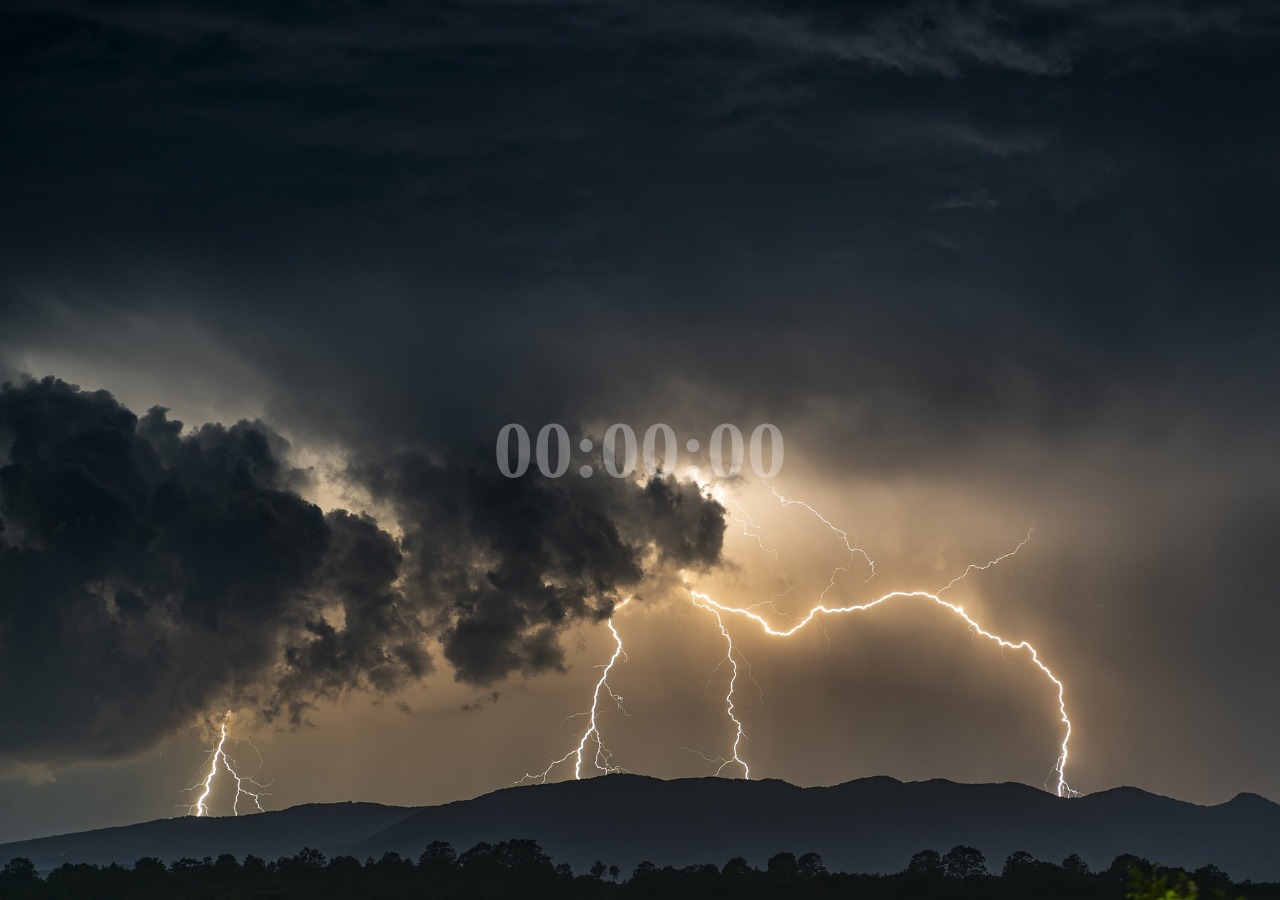
<file: index.html>
<!DOCTYPE html>
<html lang="en">
<head>
    <meta charset="UTF-8">
    <meta name="viewport" content="width=device-width, initial-scale=1.0">
    <link rel="stylesheet" href="clock.css">
    <title>Clock</title>
</head>
<body>
    <main class="main__container">
        <section class="section_clock__container">
            <div class="clock__container">
                <div id="hours" class="clock--hours"><h1>00:</h1></div>
                <div id="minutes" class="clock--minutes"><h1>00:</h1></div>
                <div id="seconds" class="clock--seconds"><h1>00</h1></div>   
            </div>
        </section>
    </main>
    <script src="clock.js"></script>
</body>
</html>
</file>
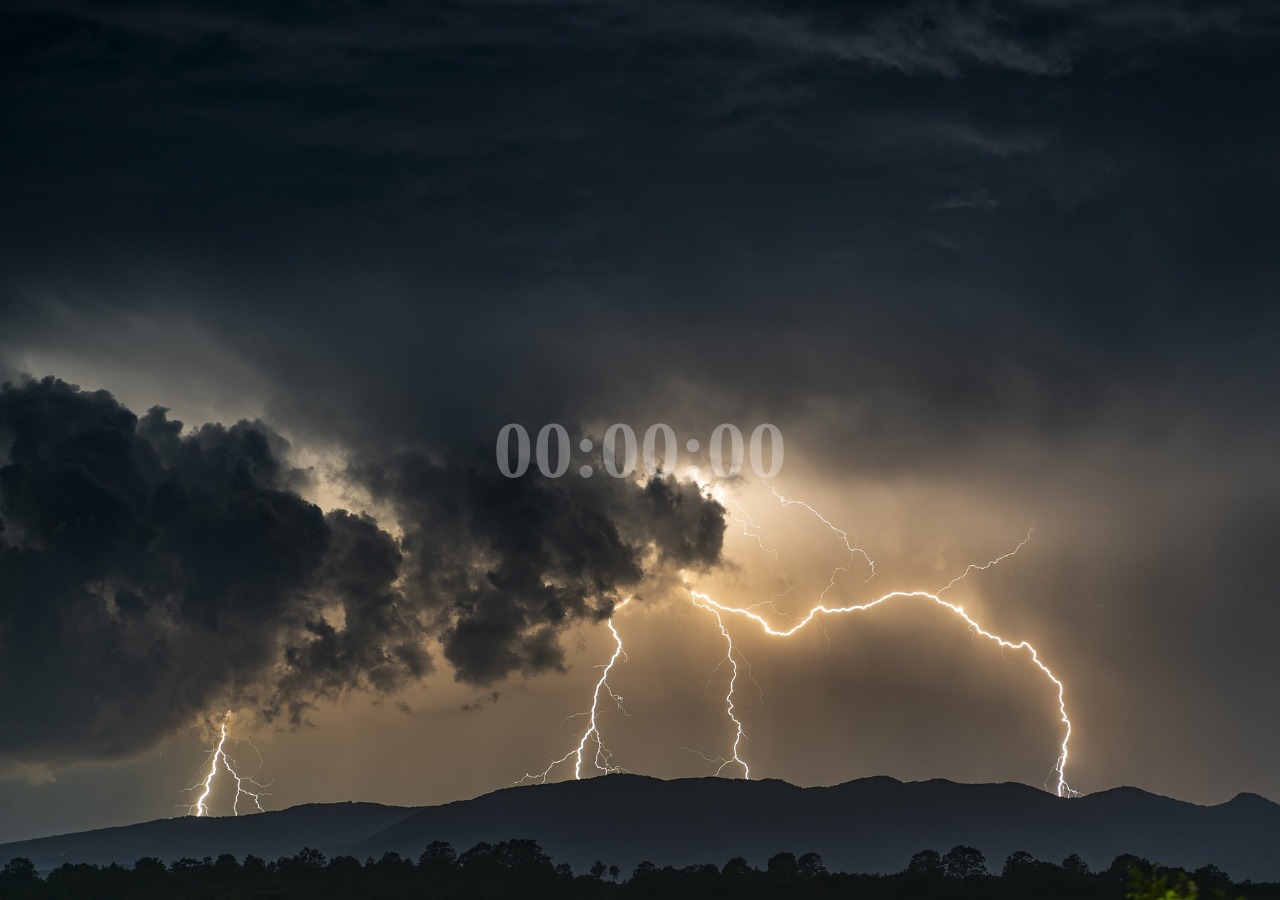
<file: clock.html>
<!DOCTYPE html>
<html lang="en">
<head>
    <meta charset="UTF-8">
    <meta name="viewport" content="width=device-width, initial-scale=1.0">
    <link rel="stylesheet" href="clock.css">
    <title>Clock</title>
</head>
<body>
    <main class="main__container">
        <section class="section_clock__container">
            <div class="clock__container">
                <div id="hours" class="clock--hours"><h1>00:</h1></div>
                <div id="minutes" class="clock--minutes"><h1>00:</h1></div>
                <div id="seconds" class="clock--seconds"><h1>00</h1></div>   
            </div>
        </section>
    </main>
    <script src="clock.js"></script>
</body>
</html>
</file>
<file: clock.css>
body {
  margin: 0;
  background-image: url(img/thunder-4963719_1920.jpg);
  background-size: cover;
  width: 100%;
  height: 100vh;
}
body main {
  width: 100%;
  height: 100vh;
  display: flex;
  justify-content: center;
  align-items: center;
}
body main .section_clock__container {
  display: flex;
  justify-content: center;
  align-items: center;
  width: 50%;
  height: 50%;
}
body main .section_clock__container .clock__container {
  display: flex;
  justify-content: center;
  align-items: center;
}
body main .section_clock__container .clock__container h1 {
  font-size: 80px;
  color: white;
  opacity: 0.3;
}
</file>
